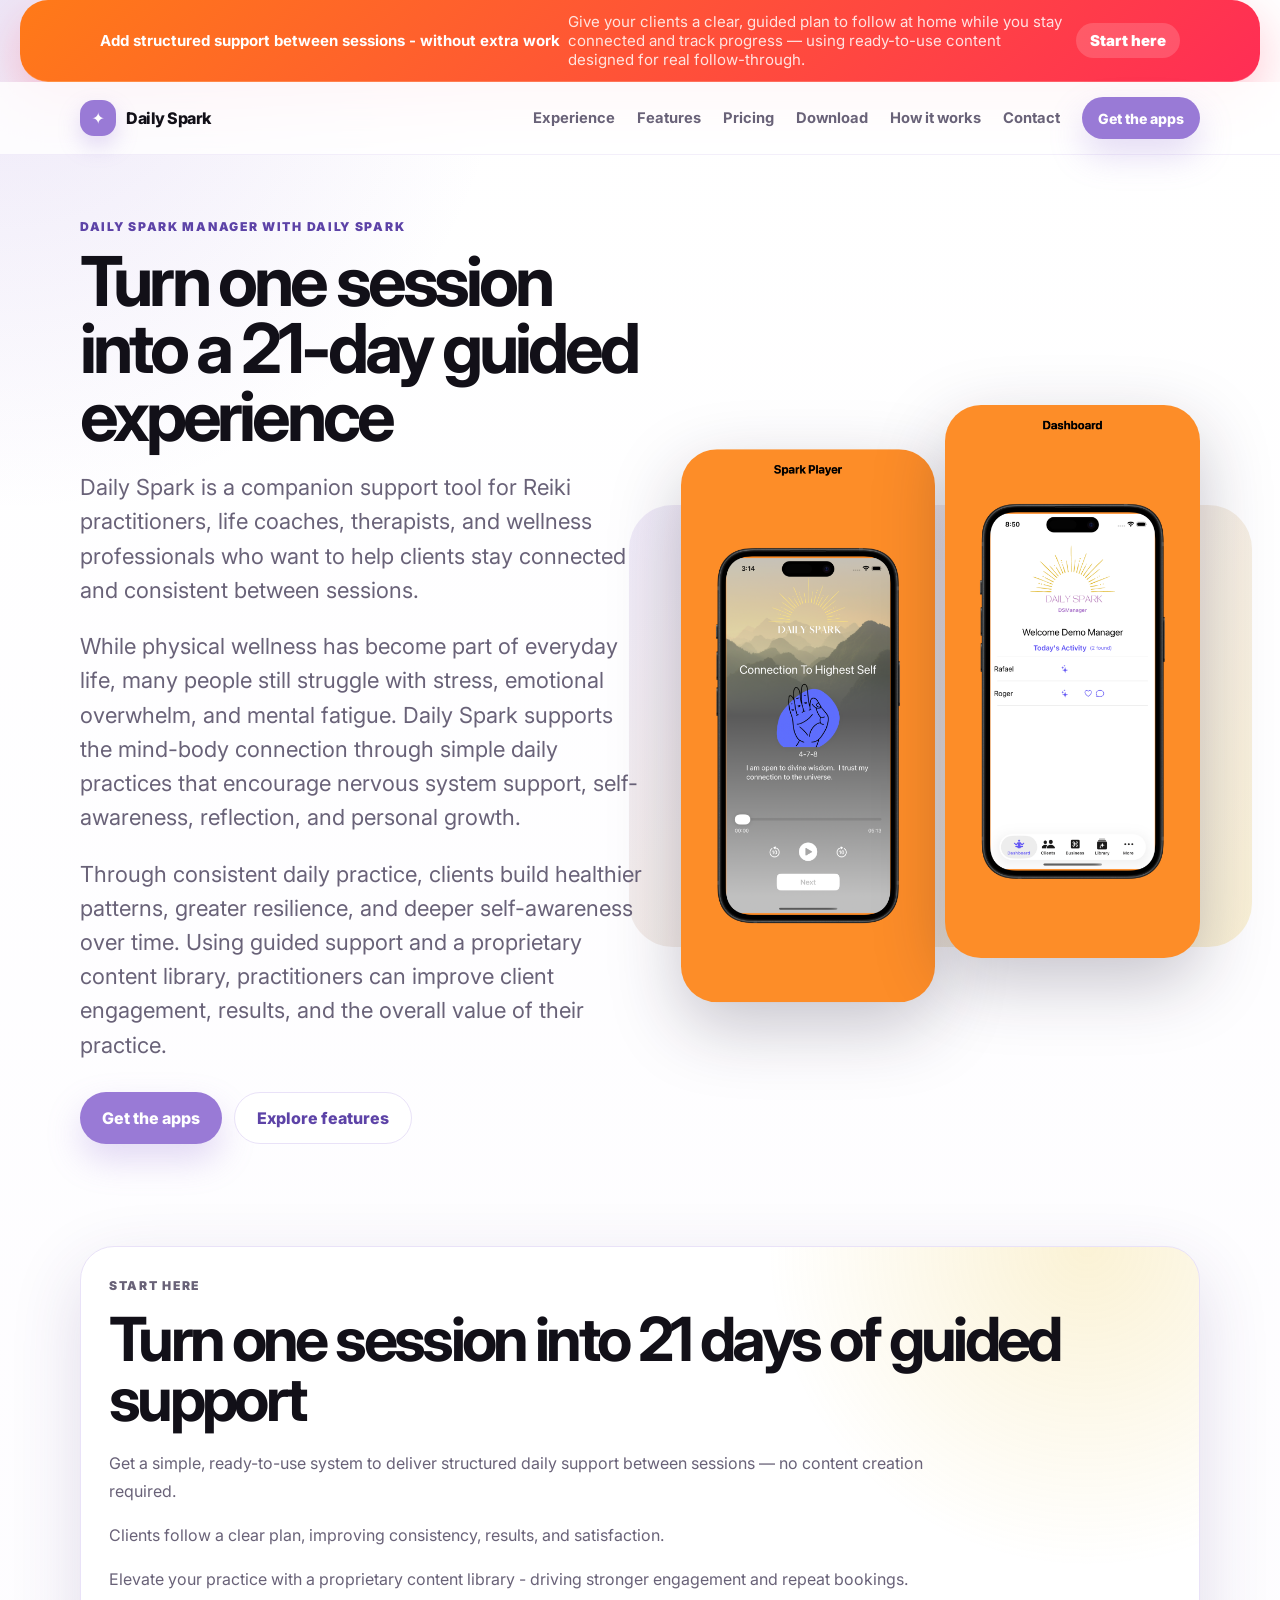
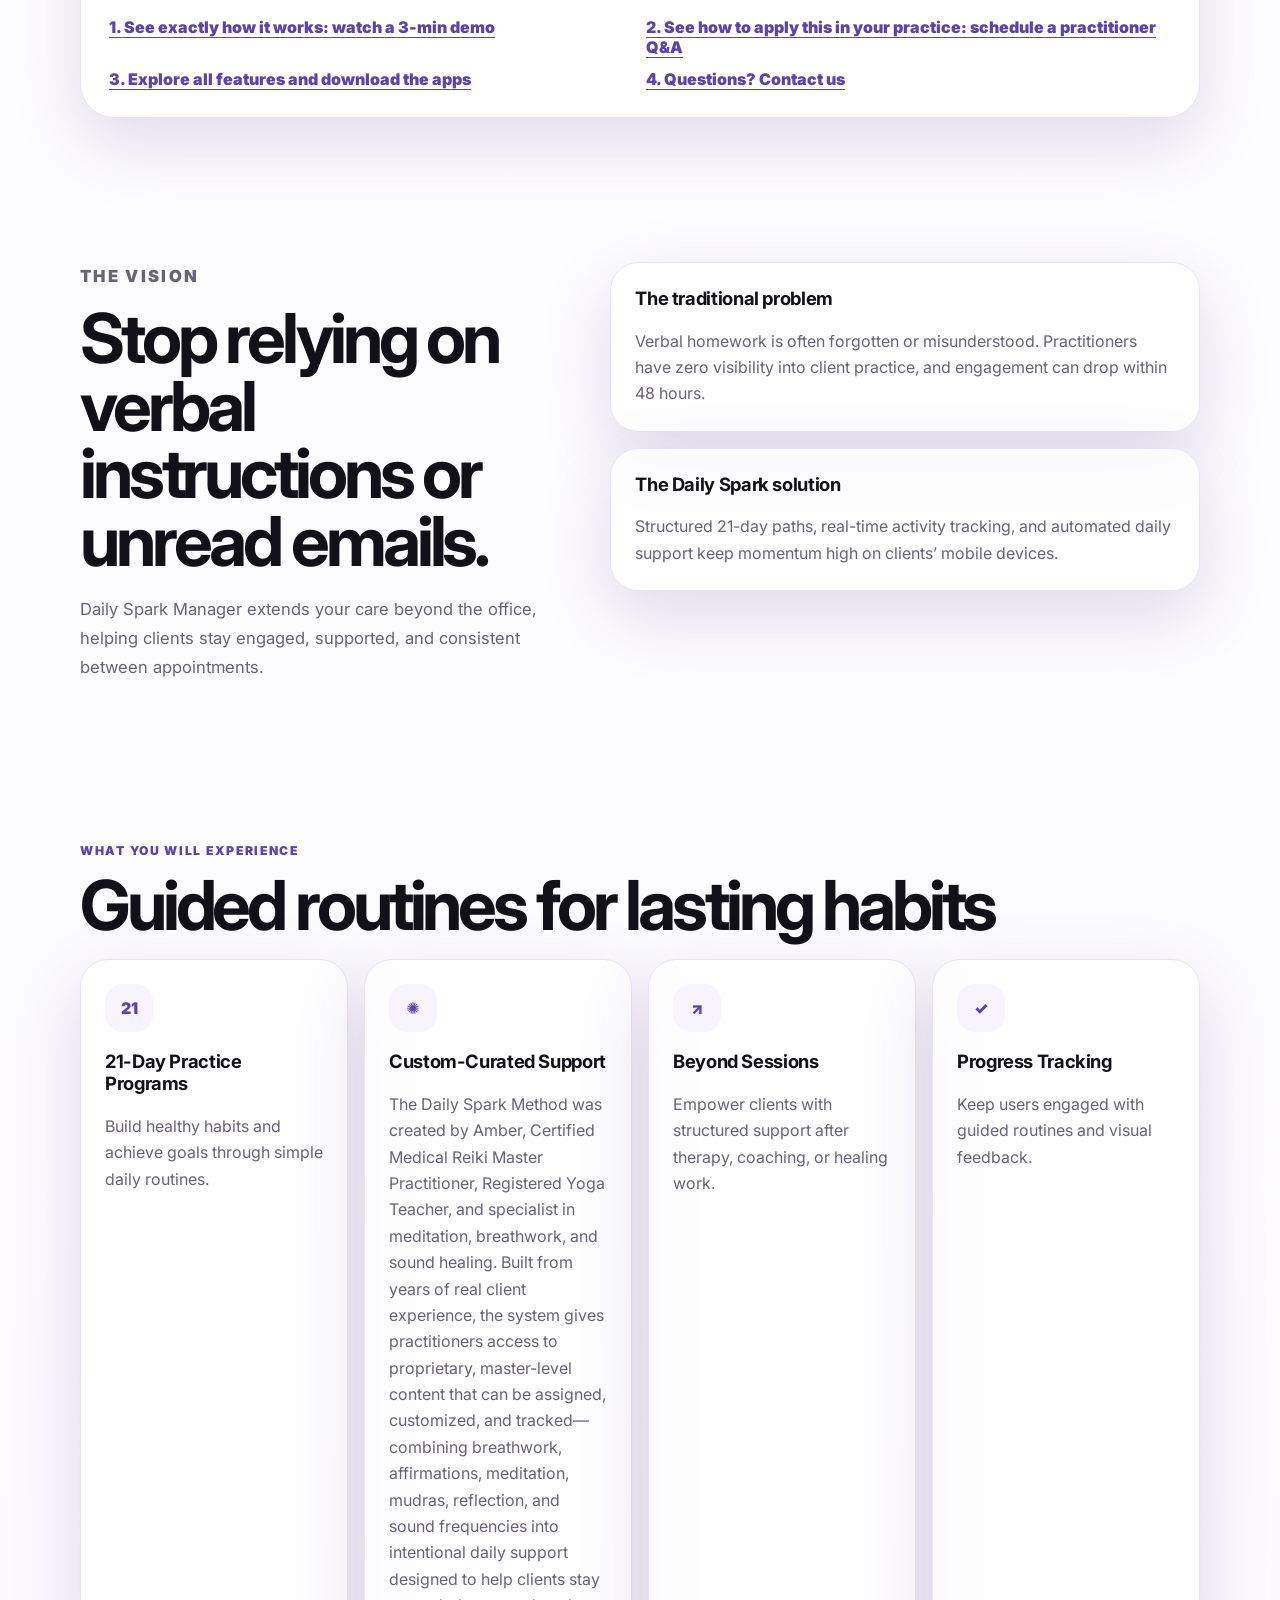
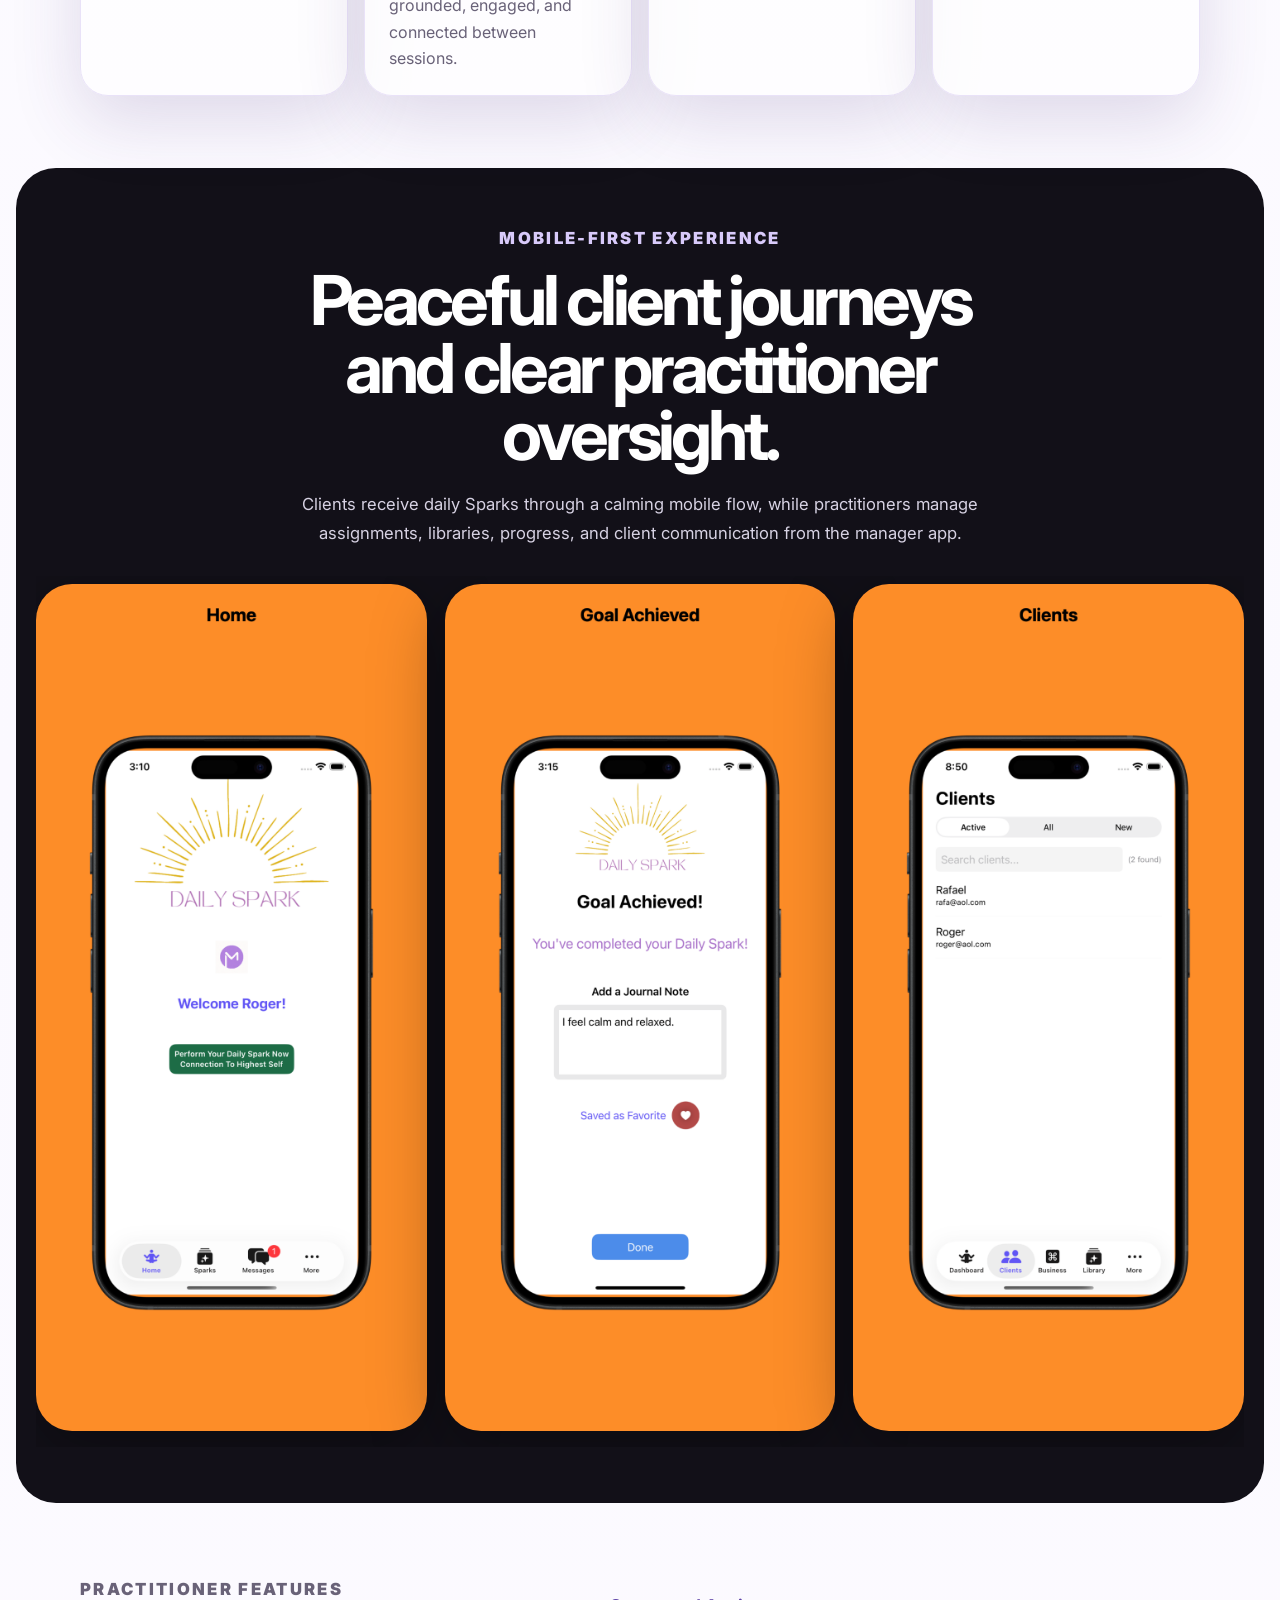
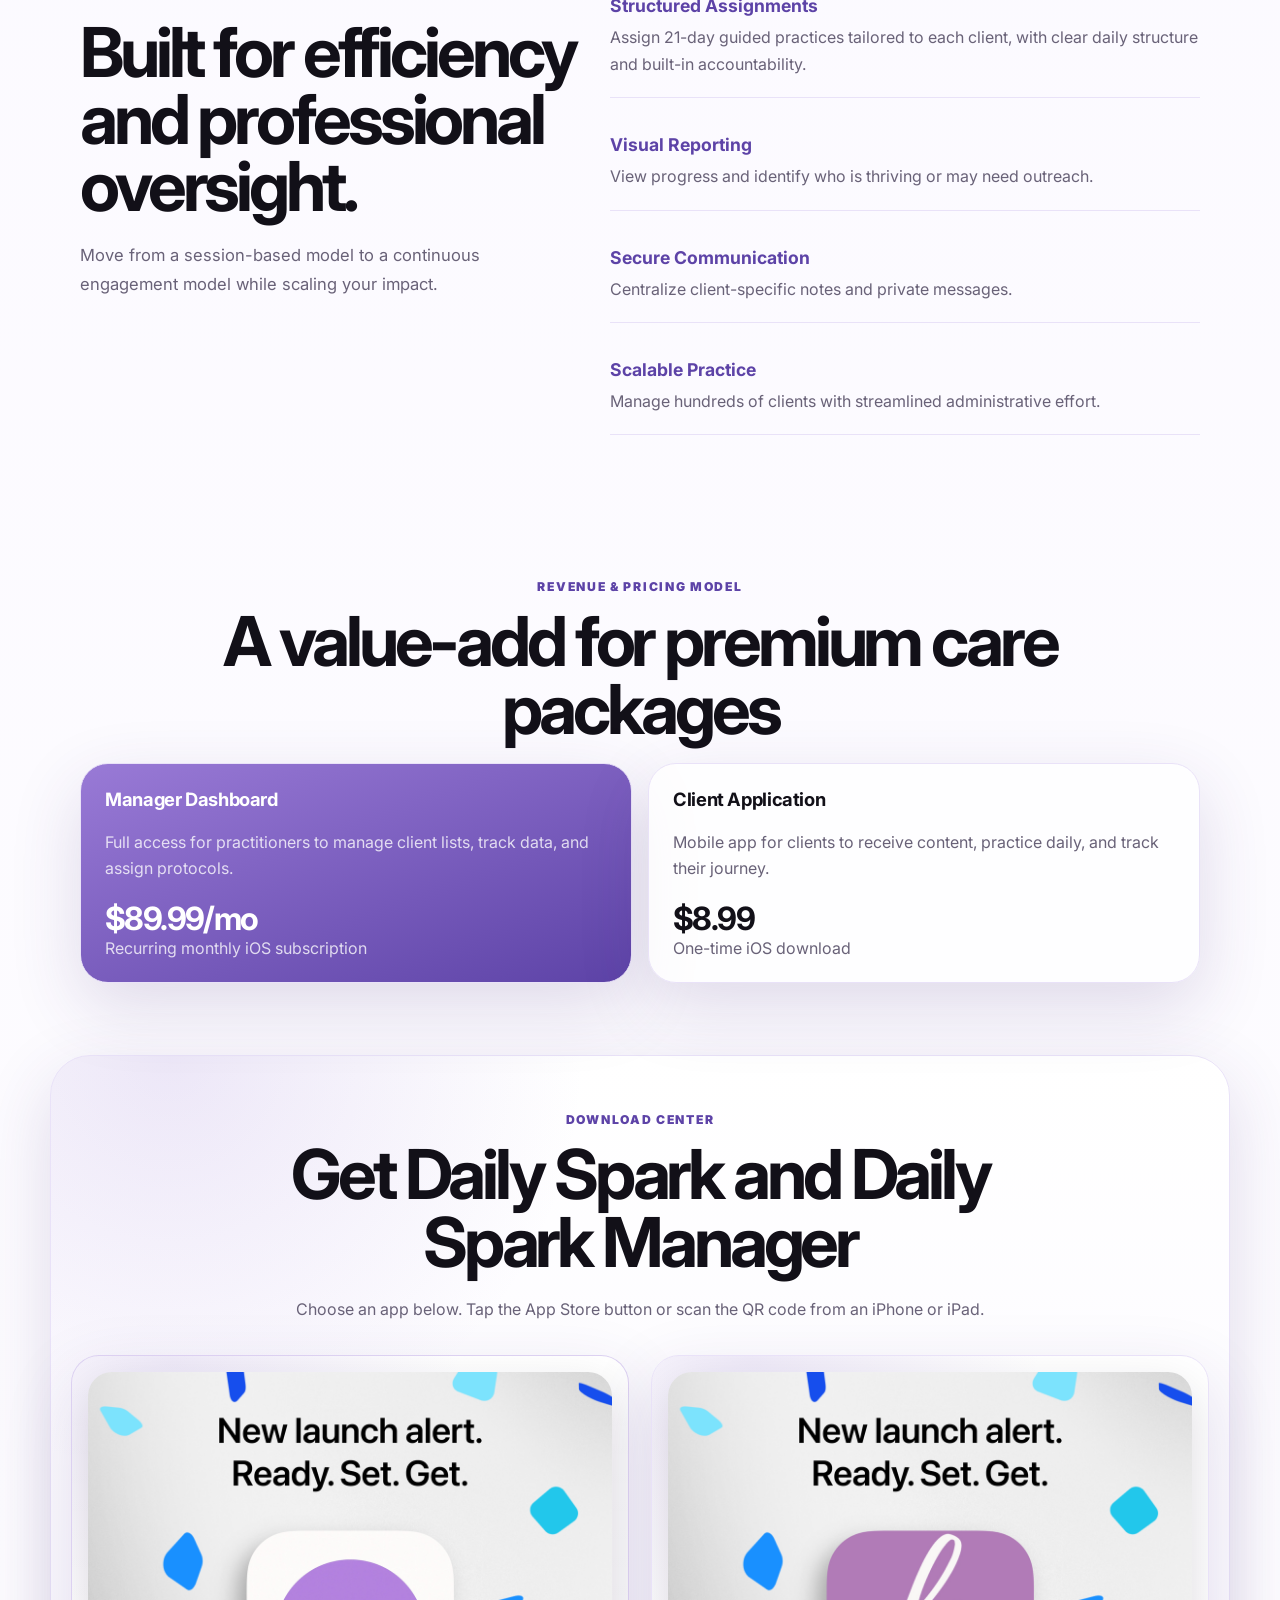
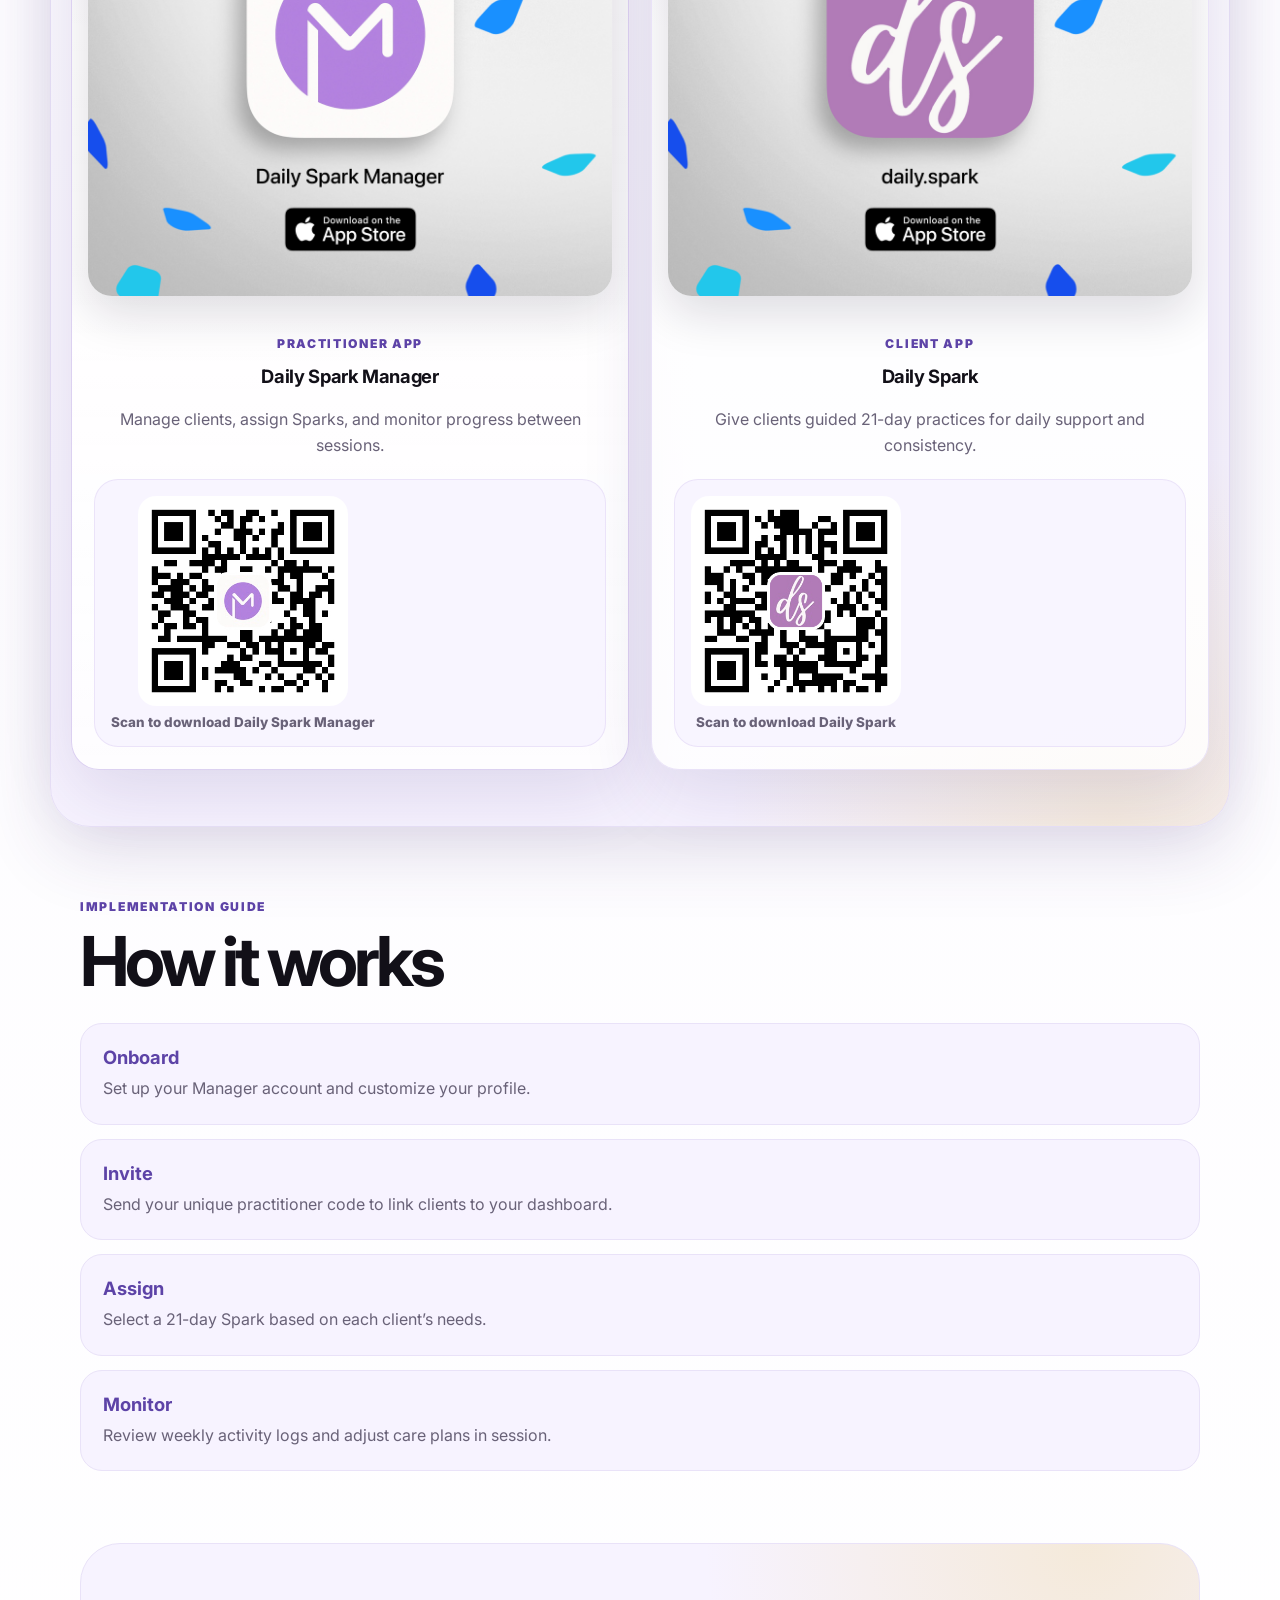
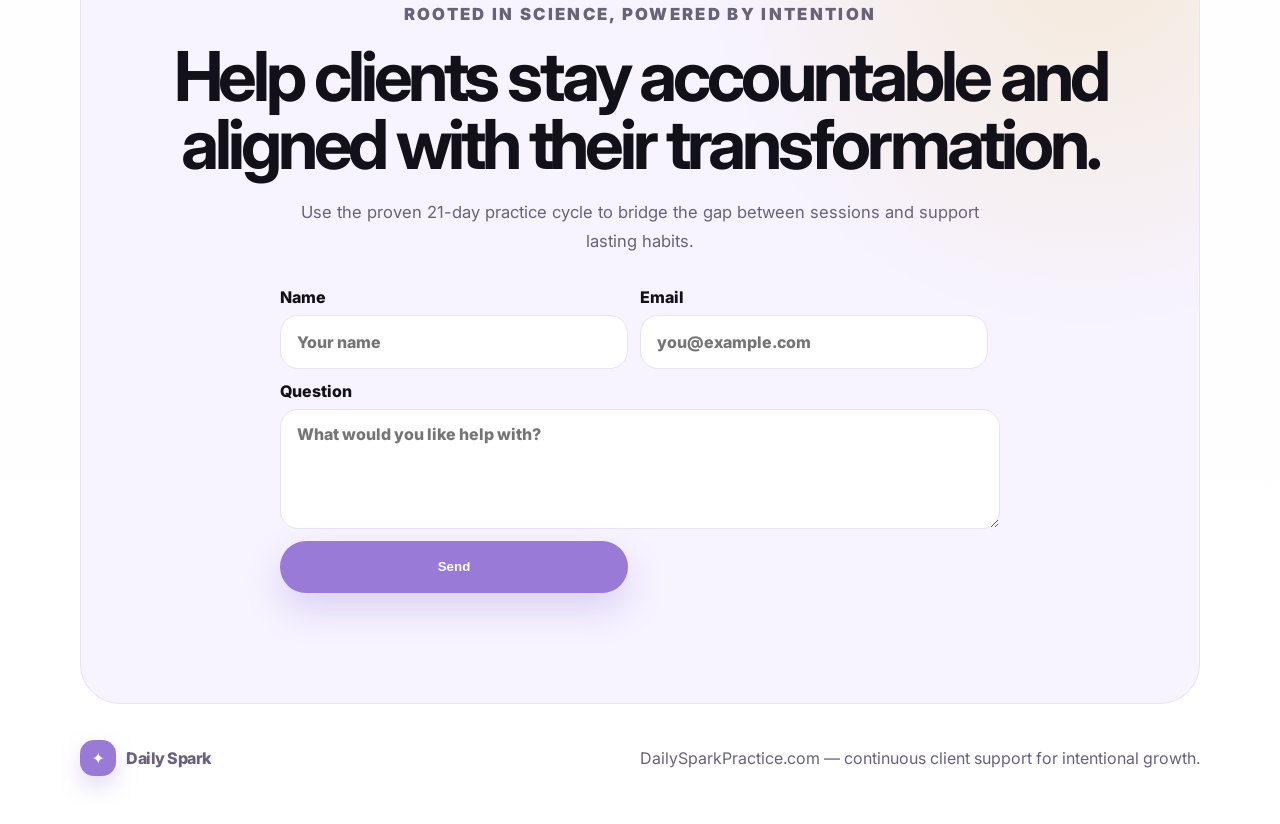
<file: index.html>
<!doctype html>
<html lang="en">
<head>
  <meta charset="utf-8" />
  <meta name="viewport" content="width=device-width, initial-scale=1" />
  <meta name="description" content="Daily Spark Practice helps practitioners turn one session into a guided 21-day client experience." />
  <title>Daily Spark Practice | 21-Day Guided Client Support</title>
  <link rel="preconnect" href="https://fonts.googleapis.com">
  <link rel="preconnect" href="https://fonts.gstatic.com" crossorigin>
  <link href="https://fonts.googleapis.com/css2?family=Inter:wght@400;500;600;700;800&display=swap" rel="stylesheet">
  <link rel="stylesheet" href="styles.css" />
</head>
<body>
  <div class="top-banner" role="region" aria-label="Getting started with Daily Spark Practice">
    <div class="top-banner-inner">
      <strong>Add structured support between sessions - without extra work</strong>
      <span>Give your clients a clear, guided plan to follow at home while you stay connected and track progress — using ready-to-use content designed for real follow-through.</span>
      <a href="#start-here">Start here</a>
    </div>
  </div>

  <header class="site-header" id="top">
    <nav class="nav" aria-label="Primary navigation">
      <a class="brand" href="#top" aria-label="Daily Spark Practice">
        <span class="brand-mark">✦</span>
        <span>Daily Spark</span>
      </a>
      <button class="nav-toggle" aria-controls="nav-links" aria-expanded="false">
        <span class="sr-only">Open menu</span>
        <span></span><span></span><span></span>
      </button>
      <div class="nav-links" id="nav-links">
        <a href="#experience">Experience</a>
        <a href="#features">Features</a>
        <a href="#pricing">Pricing</a>
        <a href="#download">Download</a>
        <a href="#how-it-works">How it works</a>
        <a href="#demo" data-conversion="contact_nav_click">Contact</a>
        <a class="button button-small" href="#download">Get the apps</a>
      </div>
    </nav>
  </header>

  <main>
    <section class="hero section" id="launch">
      <div class="hero-copy">
        <p class="eyebrow">Daily Spark Manager with Daily Spark</p>
        <h2>Turn one session into a 21-day guided experience</h2>
        <p class="lead">Daily Spark is a companion support tool for Reiki practitioners, life coaches,
        therapists, and wellness professionals who want to help clients stay connected and
        consistent between sessions.</p>
        <p class="lead">While physical wellness has become part of everyday life, many people still struggle
        with stress, emotional overwhelm, and mental fatigue. Daily Spark supports the
        mind-body connection through simple daily practices that encourage nervous
        system support, self-awareness, reflection, and personal growth.</p>
        <p class="lead">Through consistent daily practice, clients build healthier patterns, greater resilience,
        and deeper self-awareness over time. Using guided support and a proprietary
        content library, practitioners can improve client engagement, results, and the overall
        value of their practice.</p>
        <div class="hero-actions">
          <a class="button" href="#download">Get the apps</a>
          <a class="button button-ghost" href="#features">Explore features</a>
        </div>
      </div>
      <div class="hero-visual" aria-label="Daily Spark mobile app previews">
        <img src="assets/images/Daily-Spark-v1.2.6-iPhone-16e-6.7-Simple_2.png" alt="Daily Spark audio player screen on a phone mockup" />
        <img src="assets/images/DSManager-v1.26-iPhone-16e-6.7-Simple_0.png" alt="Daily Spark Manager dashboard screen on a phone mockup" />
      </div>
    </section>

    <section class="section start-here" id="start-here" aria-labelledby="start-title">
      <div class="start-card">
        <p class="eyebrow">Start here</p>
        <h2 id="start-title">Turn one session into 21 days of guided support</h2>
        <p>Get a simple, ready-to-use system to deliver structured daily support between sessions — no content creation required.</p>
        <p>Clients follow a clear plan, improving consistency, results, and satisfaction.</p>
        <p>Elevate your practice with a proprietary content library - driving stronger engagement and repeat bookings.</p>
        <div class="start-links" aria-label="Daily Spark Practice getting started links">
          <a  href="https://firebasestorage.googleapis.com/v0/b/dailyspark-f4dd8.firebasestorage.app/o/videos%2Fdsmanager-demo.mp4?alt=media&token=21f65a8e-a44b-440c-9970-813dde9a15a5" target="_blank" rel="noopener">1. See exactly how it works: watch a 3-min demo</a>
          <a href="https://calendly.com/amber-dailysparkpractice/30min" target="_blank" rel="noopener">2. See how to apply this in your practice: schedule a practitioner Q&amp;A</a>
          <a href="https://dailysparkpractice.com/" target="_blank" rel="noopener">3. Explore all features and download the apps</a>
          <a href="#demo" data-conversion="contact_start_here_click">4. Questions? Contact us</a>
        </div>
      </div>
    </section>

    <section class="section split" id="vision">
      <div>
        <p class="eyebrow">The vision</p>
        <h2>Stop relying on verbal instructions or unread emails.</h2>
        <p>Daily Spark Manager extends your care beyond the office, helping clients stay engaged, supported, and consistent between appointments.</p>
      </div>
      <div class="comparison">
        <article>
          <h3>The traditional problem</h3>
          <p>Verbal homework is often forgotten or misunderstood. Practitioners have zero visibility into client practice, and engagement can drop within 48 hours.</p>
        </article>
        <article>
          <h3>The Daily Spark solution</h3>
          <p>Structured 21-day paths, real-time activity tracking, and automated daily support keep momentum high on clients’ mobile devices.</p>
        </article>
      </div>
    </section>

    <section class="section cards-section" id="experience">
      <p class="eyebrow">What you will experience</p>
      <h2>Guided routines for lasting habits</h2>
      <div class="cards">
        <article class="card">
          <span>21</span>
          <h3>21-Day Practice Programs</h3>
          <p>Build healthy habits and achieve goals through simple daily routines.</p>
        </article>
        <article class="card">
          <span>✺</span>
          <h3>Custom-Curated Support</h3>
          <p>The Daily Spark Method was created by Amber, Certified Medical Reiki Master Practitioner, Registered Yoga Teacher, and specialist in meditation, breathwork, and sound healing. Built from years of real client experience, the system gives practitioners access to proprietary, master-level content that can be assigned, customized, and tracked—combining breathwork, affirmations, meditation, mudras, reflection, and sound frequencies into intentional daily support designed to help clients stay grounded, engaged, and connected between sessions.</p>
        </article>
        <article class="card">
          <span>↗</span>
          <h3>Beyond Sessions</h3>
          <p>Empower clients with structured support after therapy, coaching, or healing work.</p>
        </article>
        <article class="card">
          <span>✓</span>
          <h3>Progress Tracking</h3>
          <p>Keep users engaged with guided routines and visual feedback.</p>
        </article>
      </div>
    </section>

    <section class="section app-showcase" aria-label="Daily Spark app screenshots">
      <div class="showcase-copy">
        <p class="eyebrow">Mobile-first experience</p>
        <h2>Peaceful client journeys and clear practitioner oversight.</h2>
        <p>Clients receive daily Sparks through a calming mobile flow, while practitioners manage assignments, libraries, progress, and client communication from the manager app.</p>
      </div>
      <div class="phone-strip">
        <img src="assets/images/Daily-Spark-v1.2.6-iPhone-16e-6.7-Simple_0.png" alt="Daily Spark home screen" />
        <img src="assets/images/Daily-Spark-v1.2.6-iPhone-16e-6.7-Simple_3.png" alt="Daily Spark goal achieved screen" />
        <img src="assets/images/DSManager-v1.26-iPhone-16e-6.7-Simple_1.png" alt="Daily Spark Manager clients screen" />
      </div>
    </section>

    <section class="section split" id="features">
      <div>
        <p class="eyebrow">Practitioner features</p>
        <h2>Built for efficiency and professional oversight.</h2>
        <p>Move from a session-based model to a continuous engagement model while scaling your impact.</p>
      </div>
      <div class="feature-list">
        <div><strong>Structured Assignments</strong><span>Assign 21-day guided practices tailored to each client, with clear daily structure and built-in accountability.</span></div>
        <div><strong>Visual Reporting</strong><span>View progress and identify who is thriving or may need outreach.</span></div>
        <div><strong>Secure Communication</strong><span>Centralize client-specific notes and private messages.</span></div>
        <div><strong>Scalable Practice</strong><span>Manage hundreds of clients with streamlined administrative effort.</span></div>
      </div>
    </section>

    <section class="section pricing" id="pricing">
      <p class="eyebrow">Revenue & pricing model</p>
      <h2>A value-add for premium care packages</h2>
      <div class="pricing-grid">
        <article class="price-card featured">
          <h3>Manager Dashboard</h3>
          <p>Full access for practitioners to manage client lists, track data, and assign protocols.</p>
          <strong>$89.99/mo</strong>
          <span>Recurring monthly iOS subscription</span>
        </article>
        <article class="price-card">
          <h3>Client Application</h3>
          <p>Mobile app for clients to receive content, practice daily, and track their journey.</p>
          <strong>$8.99</strong>
          <span>One-time iOS download</span>
        </article>
      </div>
    </section>


    <section class="section download" id="download" aria-labelledby="download-title">
      <div class="download-copy">
        <p class="eyebrow">Download center</p>
        <h2 id="download-title">Get Daily Spark and Daily Spark Manager</h2>
        <p class="device-message" id="device-message">Choose an app below. Tap the App Store button or scan the QR code from an iPhone or iPad.</p>
      </div>

      <div class="download-grid download-grid-enhanced">
        <article class="download-card download-card-enhanced featured-download">
          <a class="launch-art-link" data-app="manager" href="https://apple.co/4cHG4O9" target="_blank" rel="noopener" aria-label="Open Daily Spark Manager on the App Store">
            <img class="launch-art" src="assets/images/launch-manager.png" alt="Daily Spark Manager launch alert with App Store badge">
          </a>
          <div class="download-content">
            <div>
              <p class="eyebrow">Practitioner app</p>
              <h3>Daily Spark Manager</h3>
              <p>Manage clients, assign Sparks, and monitor progress between sessions.</p>
            </div>
            <div class="download-actions" aria-label="Daily Spark Manager App Store and QR code links">
              <figure class="qr-wrap">
                <img class="qr" src="assets/images/qr-manager.png" alt="QR code for Daily Spark Manager on the App Store">
                <figcaption>Scan to download Daily Spark Manager</figcaption>
              </figure>
            </div>
          </div>
        </article>

        <article class="download-card download-card-enhanced">
          <a class="launch-art-link" data-app="daily" href="https://apple.co/4tFrUmq" target="_blank" rel="noopener" aria-label="Open Daily Spark on the App Store">
            <img class="launch-art" src="assets/images/launch-daily-spark.png" alt="Daily Spark launch alert with App Store badge">
          </a>
          <div class="download-content">
            <div>
              <p class="eyebrow">Client app</p>
              <h3>Daily Spark</h3>
              <p>Give clients guided 21-day practices for daily support and consistency.</p>
            </div>
            <div class="download-actions" aria-label="Daily Spark App Store and QR code links">
              <figure class="qr-wrap">
                <img class="qr" src="assets/images/qr-daily-spark.png" alt="QR code for Daily Spark on the App Store">
                <figcaption>Scan to download Daily Spark</figcaption>
              </figure>
            </div>
          </div>
        </article>
      </div>
    </section>

    <section class="section timeline" id="how-it-works">
      <p class="eyebrow">Implementation guide</p>
      <h2>How it works</h2>
      <ol>
        <li><strong>Onboard</strong><span>Set up your Manager account and customize your profile.</span></li>
        <li><strong>Invite</strong><span>Send your unique practitioner code to link clients to your dashboard.</span></li>
        <li><strong>Assign</strong><span>Select a 21-day Spark based on each client’s needs.</span></li>
        <li><strong>Monitor</strong><span>Review weekly activity logs and adjust care plans in session.</span></li>
      </ol>
    </section>

    <section class="section cta" id="demo">
      <p class="eyebrow">Rooted in science, powered by intention</p>
      <h2>Help clients stay accountable and aligned with their transformation.</h2>
      <p>Use the proven 21-day practice cycle to bridge the gap between sessions and support lasting habits.</p>
      <form class="demo-form" action="https://formspree.io/f/mvzlazrd" method="POST" aria-label="Contact form">
        <label>
          <span>Name</span>
          <input type="text" name="name" placeholder="Your name" required>
        </label>
        <label>
          <span>Email</span>
          <input type="email" name="email" placeholder="you@example.com" required>
        </label>
        <label class="full-field">
          <span>Question</span>
          <textarea name="message" placeholder="What would you like help with?"></textarea>
        </label>
        <input type="hidden" name="source" value="DailySparkPractice.com contact form">
        <input type="hidden" name="_subject" value="New Daily Spark Practice prospect">
        <button class="button" type="submit">Send</button>
      </form>
      <p class="form-note" role="status" aria-live="polite"></p>
      <div class="submission-success-panel" hidden>
        <div class="success-icon" aria-hidden="true">✓</div>
        <h3>Thanks, we’ll be in contact soon!</h3>
        <p>We received your information and will follow up shortly.</p>
      </div>
    </section>
  </main>

  <footer class="footer">
    <a class="brand" href="#top"><span class="brand-mark">✦</span><span>Daily Spark</span></a>
    <p>DailySparkPractice.com — continuous client support for intentional growth.</p>
  </footer>


  <div class="first-visit-modal" id="first-visit-modal" aria-hidden="true">
    <div class="modal-backdrop" data-modal-close></div>
    <section class="modal-card" role="dialog" aria-modal="true" aria-labelledby="modal-title">
      <button class="modal-close" type="button" data-modal-close aria-label="Close getting started pop-up">×</button>
      <p class="eyebrow">Start here</p>
      <h2 id="modal-title">Add structured support between sessions—without extra work</h2>
      <p>Give your clients a clear, guided plan to follow at home while you stay connected and track progress—using ready-to-use content designed for real follow-through.</p>
      <div class="modal-actions">
        <a class="button video-link" href="https://firebasestorage.googleapis.com/v0/b/dailyspark-f4dd8.firebasestorage.app/o/videos%2Fdsmanager-demo.mp4?alt=media&token=21f65a8e-a44b-440c-9970-813dde9a15a5" target="_blank" rel="noopener">1. See exactly how it works: watch a 3-min demo</a>
        <a href="https://calendly.com/amber-dailysparkpractice/30min" target="_blank" rel="noopener">2. See how to apply this in your practice: schedule a practitioner Q&amp;A</a>
        <a class="text-link" href="https://dailysparkpractice.com/" target="_blank" rel="noopener">3. Explore all features and download the apps</a>
        <a class="text-link" href="#demo" data-conversion="contact_modal_click">4. Questions? Contact us</a>
      </div>
    </section>
  </div>


  <script type="module" src="script.js"></script>
</body>
</html>
</file>
<file: styles.css>
:root {
  --spark: #997AD6;
  --spark-dark: #5d43a7;
  --ink: #121018;
  --muted: #696278;
  --soft: #f7f3ff;
  --line: #e9e2f8;
  --white: #ffffff;
  --gold: #e8b818;
  --radius: 28px;
  --shadow: 0 24px 70px rgba(67, 45, 120, 0.16);
}

* { box-sizing: border-box; }

html { scroll-behavior: smooth; }

body {
  margin: 0;
  font-family: Inter, system-ui, -apple-system, BlinkMacSystemFont, "Segoe UI", sans-serif;
  color: var(--ink);
  background:
    radial-gradient(circle at top left, rgba(153, 122, 214, 0.18), transparent 32rem),
    linear-gradient(180deg, #fff 0%, #fbf9ff 45%, #fff 100%);
}

img { display: block; max-width: 100%; }

a { color: inherit; text-decoration: none; }

.section {
  width: min(1120px, calc(100% - 32px));
  margin: 0 auto;
  padding: 72px 0;
}

.site-header {
  position: sticky;
  top: 0;
  z-index: 20;
  background: rgba(255, 255, 255, 0.82);
  backdrop-filter: blur(18px);
  border-bottom: 1px solid rgba(153, 122, 214, 0.12);
}

.nav {
  width: min(1120px, calc(100% - 32px));
  margin: 0 auto;
  min-height: 72px;
  display: flex;
  align-items: center;
  justify-content: space-between;
  gap: 24px;
}

.brand {
  display: inline-flex;
  align-items: center;
  gap: 10px;
  font-weight: 800;
  letter-spacing: -0.03em;
}

.brand-mark {
  display: grid;
  place-items: center;
  width: 36px;
  height: 36px;
  border-radius: 14px;
  background: var(--spark);
  color: var(--white);
  box-shadow: 0 10px 22px rgba(153, 122, 214, 0.28);
}

.nav-links {
  display: flex;
  align-items: center;
  gap: 22px;
  color: var(--muted);
  font-weight: 700;
  font-size: 0.92rem;
}

.nav-links a:hover { color: var(--spark-dark); }

.nav-toggle { display: none; }

.button {
  display: inline-flex;
  justify-content: center;
  align-items: center;
  min-height: 52px;
  padding: 0 22px;
  border: 0;
  border-radius: 999px;
  background: var(--spark);
  color: var(--white);
  font-weight: 800;
  cursor: pointer;
  box-shadow: 0 16px 34px rgba(153, 122, 214, 0.28);
}

.button-small {
  min-height: 42px;
  padding: 0 16px;
  font-size: 0.88rem;
}

.button-ghost {
  background: var(--white);
  color: var(--spark-dark);
  border: 1px solid var(--line);
  box-shadow: none;
}

.hero {
  min-height: calc(100svh - 72px);
  display: grid;
  grid-template-columns: 1fr;
  gap: 38px;
  align-items: center;
  padding-top: 48px;
}

.eyebrow {
  margin: 0 0 14px;
  color: var(--spark-dark);
  text-transform: uppercase;
  letter-spacing: 0.14em;
  font-size: 0.76rem;
  font-weight: 900;
}

h1, h2, h3, p { margin-top: 0; }

h1 {
  font-size: clamp(2.8rem, 12vw, 5.9rem);
  line-height: 0.92;
  letter-spacing: -0.075em;
  margin-bottom: 24px;
}

h2 {
  font-size: clamp(2rem, 7vw, 4.3rem);
  line-height: 0.98;
  letter-spacing: -0.06em;
  margin-bottom: 20px;
}

h3 {
  font-size: 1.15rem;
  letter-spacing: -0.02em;
}

.lead {
  font-size: clamp(1.1rem, 4vw, 1.38rem);
  line-height: 1.55;
  color: var(--muted);
  max-width: 760px;
}

.hero-actions {
  display: grid;
  gap: 12px;
  margin-top: 30px;
}

.hero-visual {
  position: relative;
  display: grid;
  grid-template-columns: 1fr 1fr;
  align-items: end;
  gap: 10px;
}

.hero-visual::before {
  content: "";
  position: absolute;
  inset: 18% -10% 2%;
  border-radius: 44px;
  background: linear-gradient(135deg, rgba(153, 122, 214, 0.15), rgba(232, 184, 24, 0.18));
  z-index: -1;
}

.hero-visual img {
  border-radius: 36px;
  filter: drop-shadow(0 24px 35px rgba(22, 14, 42, 0.24));
}

.hero-visual img:first-child { transform: translateY(8%); }

.split {
  display: grid;
  gap: 28px;
}

.split > div > p,
.showcase-copy p,
.cta p {
  color: var(--muted);
  line-height: 1.75;
  font-size: 1.04rem;
}

.comparison,
.feature-list,
.pricing-grid,
.cards {
  display: grid;
  gap: 16px;
}

.comparison article,
.card,
.price-card {
  padding: 24px;
  border: 1px solid var(--line);
  border-radius: var(--radius);
  background: rgba(255, 255, 255, 0.74);
  box-shadow: var(--shadow);
}

.comparison p,
.card p,
.price-card p {
  color: var(--muted);
  line-height: 1.65;
  margin-bottom: 0;
}

.card span {
  display: inline-grid;
  place-items: center;
  width: 48px;
  height: 48px;
  margin-bottom: 18px;
  border-radius: 18px;
  color: var(--spark-dark);
  background: var(--soft);
  font-weight: 900;
}

.app-showcase {
  width: min(1280px, calc(100% - 32px));
  padding: 56px 20px;
  border-radius: 40px;
  background: var(--ink);
  color: var(--white);
  overflow: hidden;
}

.app-showcase .eyebrow { color: #d8cafa; }

.showcase-copy { max-width: 760px; margin: 0 auto 28px; text-align: center; }

.showcase-copy p { color: #d7d2e3; }

.phone-strip {
  display: grid;
  grid-template-columns: repeat(3, minmax(185px, 1fr));
  gap: 18px;
  overflow-x: auto;
  padding: 8px 0 16px;
  scroll-snap-type: x mandatory;
}

.phone-strip img {
  min-width: 220px;
  border-radius: 36px;
  scroll-snap-align: center;
  filter: drop-shadow(0 20px 36px rgba(0, 0, 0, 0.35));
}

.feature-list div {
  display: grid;
  gap: 8px;
  padding: 20px 0;
  border-bottom: 1px solid var(--line);
}

.feature-list strong { color: var(--spark-dark); font-size: 1.1rem; }
.feature-list span { color: var(--muted); line-height: 1.65; }

.pricing { text-align: center; }

.price-card {
  text-align: left;
}

.price-card strong {
  display: block;
  margin-top: 18px;
  font-size: 2rem;
  letter-spacing: -0.05em;
}

.price-card span { color: var(--muted); }

.price-card.featured {
  background: linear-gradient(160deg, var(--spark), var(--spark-dark));
  color: var(--white);
}

.price-card.featured p,
.price-card.featured span { color: rgba(255,255,255,0.78); }

.timeline ol {
  list-style: none;
  padding: 0;
  margin: 28px 0 0;
  display: grid;
  gap: 14px;
}

.timeline li {
  display: grid;
  gap: 8px;
  padding: 22px;
  border-radius: 22px;
  background: var(--soft);
  border: 1px solid var(--line);
}

.timeline strong {
  color: var(--spark-dark);
  font-size: 1.15rem;
}

.timeline span { color: var(--muted); line-height: 1.6; }

.cta {
  text-align: center;
  padding: 56px 22px;
  border-radius: 40px;
  background:
    radial-gradient(circle at 90% 0%, rgba(232, 184, 24, 0.16), transparent 24rem),
    var(--soft);
  border: 1px solid var(--line);
}

.cta p { max-width: 720px; margin-inline: auto; }

.demo-form {
  margin: 30px auto 0;
  max-width: 720px;
  display: grid;
  gap: 12px;
  text-align: left;
}

.demo-form label {
  display: grid;
  gap: 8px;
  font-weight: 800;
}

input {
  width: 100%;
  min-height: 54px;
  border: 1px solid var(--line);
  border-radius: 18px;
  padding: 0 16px;
  font: inherit;
  outline: none;
}

input:focus {
  border-color: var(--spark);
  box-shadow: 0 0 0 4px rgba(153, 122, 214, 0.14);
}

#demo,
#start-here,
#download,
#features,
#pricing,
#how-it-works,
#experience {
  scroll-margin-top: 112px;
}

textarea {
  width: 100%;
  min-height: 120px;
  border: 1px solid var(--line);
  border-radius: 18px;
  padding: 14px 16px;
  font: inherit;
  resize: vertical;
  outline: none;
}

textarea:focus {
  border-color: var(--spark);
  box-shadow: 0 0 0 4px rgba(153, 122, 214, 0.14);
}

.demo-form .full-field {
  grid-column: 1 / -1;
}

.demo-form .button[disabled] {
  cursor: wait;
  opacity: 0.72;
}

.form-note {
  min-height: 24px;
  margin-top: 14px;
  color: var(--spark-dark) !important;
  font-weight: 800;
}

.footer {
  width: min(1120px, calc(100% - 32px));
  margin: 0 auto;
  padding: 36px 0 48px;
  display: grid;
  gap: 16px;
  color: var(--muted);
}

.sr-only {
  position: absolute;
  width: 1px;
  height: 1px;
  overflow: hidden;
  clip: rect(0,0,0,0);
}


.download {
  width: min(1180px, calc(100% - 32px));
  padding: 56px 20px;
  border-radius: 40px;
  background:
    radial-gradient(circle at 10% 0%, rgba(153, 122, 214, 0.18), transparent 26rem),
    radial-gradient(circle at 90% 100%, rgba(232, 184, 24, 0.14), transparent 24rem),
    linear-gradient(180deg, #ffffff, #f7f3ff);
  border: 1px solid var(--line);
  box-shadow: var(--shadow);
}

.download-copy {
  max-width: 780px;
  margin: 0 auto 32px;
  text-align: center;
}

.device-message {
  color: var(--muted);
  line-height: 1.7;
  margin-bottom: 0;
}

.download-grid {
  display: grid;
  gap: 22px;
}

.download-grid-enhanced {
  align-items: stretch;
}

.download-card {
  display: grid;
  gap: 18px;
  justify-items: center;
  padding: 24px;
  border: 1px solid var(--line);
  border-radius: 28px;
  background: rgba(255, 255, 255, 0.86);
  text-align: center;
}

.download-card-enhanced {
  position: relative;
  overflow: hidden;
  padding: 0;
  align-content: start;
  background:
    linear-gradient(180deg, rgba(255,255,255,0.96), rgba(255,255,255,0.82));
  box-shadow: 0 24px 70px rgba(67, 45, 120, 0.14);
}

.download-card-enhanced::before {
  content: "";
  position: absolute;
  inset: 0;
  background: radial-gradient(circle at 18% 0%, rgba(153, 122, 214, 0.16), transparent 18rem);
  pointer-events: none;
}

.featured-download {
  border-color: rgba(153, 122, 214, 0.34);
}

.launch-art-link {
  position: relative;
  z-index: 1;
  display: block;
  width: 100%;
  padding: 16px 16px 0;
  transition: transform 180ms ease, filter 180ms ease;
}

.launch-art-link:hover {
  transform: translateY(-2px);
  filter: drop-shadow(0 12px 24px rgba(22, 14, 42, 0.16));
}

.launch-art {
  width: 100%;
  border-radius: 24px;
  box-shadow: 0 18px 48px rgba(22, 14, 42, 0.14);
}

.download-content {
  position: relative;
  z-index: 1;
  display: grid;
  gap: 20px;
  width: 100%;
  padding: 22px;
}

.download-card p:not(.eyebrow) {
  color: var(--muted);
  line-height: 1.65;
  margin-bottom: 0;
}

.download-actions {
  display: grid;
  gap: 18px;
  align-items: center;
  justify-items: center;
  padding: 16px;
  border-radius: 24px;
  background: rgba(247, 243, 255, 0.82);
  border: 1px solid rgba(153, 122, 214, 0.14);
}

.qr-wrap {
  display: grid;
  gap: 8px;
  justify-items: center;
  margin: 0;
}

.qr-wrap figcaption {
  color: var(--muted);
  font-size: 0.84rem;
  font-weight: 800;
}

.qr {
  width: min(210px, 70vw);
  border-radius: 18px;
  background: var(--white);
  margin: 0 auto;
  display: block;
}

.store-link {
  display: inline-flex;
  transition: transform 180ms ease, filter 180ms ease;
}

.store-link:hover {
  transform: translateY(-2px);
  filter: drop-shadow(0 10px 18px rgba(22, 14, 42, 0.18));
}

.store-link img {
  width: 184px;
  height: auto;
}

html.device-ios .download-card {
  border-color: rgba(153, 122, 214, 0.36);
}

html.device-ios .device-message::after {
  content: " We detected an iPhone or iPad, so the buttons and launch graphics open directly in the App Store.";
}

html.device-android .device-message::after {
  content: " Daily Spark is currently available for iOS. Use the QR code from an iPhone or iPad.";
}

.mobile-download-cta {
  position: fixed;
  left: 16px;
  right: 16px;
  bottom: 16px;
  z-index: 30;
  display: grid;
  place-items: center;
  min-height: 54px;
  border-radius: 999px;
  background: var(--spark);
  color: var(--white);
  font-weight: 900;
  box-shadow: 0 18px 42px rgba(93, 67, 167, 0.35);
}

@media (min-width: 760px) {
  .download-grid {
    grid-template-columns: 1fr 1fr;
  }

  .download-actions {
    grid-template-columns: 1fr auto;
    justify-items: start;
  }

  .qr-wrap {
    justify-items: center;
  }

  .mobile-download-cta {
    display: none;
  }
}

@media (max-width: 780px) {
  .nav-toggle {
    display: inline-grid;
    gap: 5px;
    border: 0;
    background: transparent;
    padding: 8px;
    cursor: pointer;
  }

  .nav-toggle span:not(.sr-only) {
    display: block;
    width: 24px;
    height: 2px;
    background: var(--ink);
    border-radius: 99px;
  }

  .nav-links {
    position: absolute;
    inset: 72px 16px auto;
    display: none;
    padding: 18px;
    border: 1px solid var(--line);
    border-radius: 24px;
    background: var(--white);
    box-shadow: var(--shadow);
    flex-direction: column;
    align-items: stretch;
  }

  .nav-links.open { display: flex; }

  .nav-links .button { width: 100%; }
}

@media (min-width: 760px) {
  .hero {
    grid-template-columns: 1.04fr 0.96fr;
    padding-top: 64px;
  }

  .hero-actions {
    display: flex;
    align-items: center;
  }

  .split {
    grid-template-columns: 0.92fr 1.08fr;
    align-items: start;
  }

  .cards {
    grid-template-columns: repeat(4, 1fr);
  }

  .pricing-grid {
    grid-template-columns: 1fr 1fr;
  }

  .demo-form {
    grid-template-columns: 1fr 1fr auto;
    align-items: end;
  }

  .footer {
    grid-template-columns: auto 1fr;
    align-items: center;
    justify-content: space-between;
  }

  .footer p { text-align: right; margin: 0; }
}

.top-banner {
  background: linear-gradient(90deg, var(--spark-dark), var(--spark));
  color: var(--white);
  border-bottom: 1px solid rgba(255, 255, 255, 0.18);
}

.top-banner-inner {
  width: min(1120px, calc(100% - 32px));
  min-height: 54px;
  margin: 0 auto;
  display: grid;
  gap: 8px;
  align-items: center;
  padding: 12px 0;
  font-size: 0.94rem;
}

.top-banner-inner span { color: rgba(255, 255, 255, 0.84); }

.top-banner-inner a {
  justify-self: start;
  padding: 8px 14px;
  border-radius: 999px;
  background: rgba(255, 255, 255, 0.16);
  font-weight: 900;
}

.start-here { padding-top: 30px; }

.start-card {
  padding: 28px;
  border-radius: 34px;
  background:
    radial-gradient(circle at 90% 0%, rgba(232, 184, 24, 0.18), transparent 20rem),
    var(--white);
  border: 1px solid var(--line);
  box-shadow: var(--shadow);
}

.start-card h2 { font-size: clamp(2rem, 7vw, 3.8rem); }

.start-card p {
  max-width: 820px;
  color: var(--muted);
  line-height: 1.75;
}

.start-links {
  display: grid;
  gap: 12px;
  margin-top: 24px;
}

.start-links a,
.text-link {
  color: var(--spark-dark);
  font-weight: 900;
  text-decoration: underline;
  text-underline-offset: 4px;
}

.first-visit-modal {
  position: fixed;
  inset: 0;
  z-index: 100;
  display: none;
  place-items: center;
  padding: 20px;
}

.first-visit-modal.open { display: grid; }

.modal-backdrop {
  position: absolute;
  inset: 0;
  background: rgba(18, 16, 24, 0.58);
  backdrop-filter: blur(10px);
}

.modal-card {
  position: relative;
  width: min(680px, 100%);
  max-height: min(780px, calc(100svh - 40px));
  overflow: auto;
  padding: 30px;
  border-radius: 34px;
  background:
    radial-gradient(circle at 92% 0%, rgba(232, 184, 24, 0.18), transparent 20rem),
    var(--white);
  box-shadow: 0 30px 90px rgba(0, 0, 0, 0.28);
}

.modal-card h2 { font-size: clamp(2rem, 7vw, 3.5rem); }

.modal-card p {
  color: var(--muted);
  line-height: 1.7;
}

.modal-close {
  position: absolute;
  top: 14px;
  right: 14px;
  width: 42px;
  height: 42px;
  border: 0;
  border-radius: 999px;
  background: var(--soft);
  color: var(--ink);
  font-size: 1.7rem;
  line-height: 1;
  cursor: pointer;
}

.modal-actions {
  display: grid;
  gap: 12px;
  margin-top: 24px;
}

.modal-actions .button,
.modal-actions .button-ghost { width: 100%; }

body.modal-open { overflow: hidden; }

@media (min-width: 760px) {
  .top-banner-inner {
    grid-template-columns: auto 1fr auto;
  }

  .top-banner-inner a { justify-self: end; }

  .start-links {
    grid-template-columns: repeat(2, minmax(0, 1fr));
  }
}


.text-link {
  display: inline-flex;
  align-items: center;
  justify-content: center;
  margin-top: 4px;
  color: var(--spark-dark);
  font-weight: 900;
  text-decoration: none;
}

.text-link:hover {
  text-decoration: underline;
}

.demo-form.is-submitted {
  display: none;
}

.submission-success-panel {
  max-width: 620px;
  margin: 28px auto 0;
  padding: 28px;
  border-radius: 28px;
  background: var(--white);
  border: 1px solid var(--line);
  box-shadow: var(--shadow);
  text-align: center;
}

.submission-success-panel[hidden] {
  display: none;
}

.success-icon {
  width: 54px;
  height: 54px;
  margin: 0 auto 16px;
  display: grid;
  place-items: center;
  border-radius: 999px;
  background: var(--spark);
  color: var(--white);
  font-weight: 900;
  font-size: 1.4rem;
  box-shadow: 0 14px 30px rgba(153, 122, 214, 0.28);
}

.submission-success-panel h3 {
  margin-bottom: 8px;
  font-size: clamp(1.4rem, 4vw, 2rem);
}

.submission-success-panel p {
  margin-bottom: 0;
  color: var(--muted);
}




.video-link {
  white-space: nowrap;
}


/* --- Enhanced Attention Banner --- */

.top-banner,
.hero-banner,
.announcement-banner {
    background: linear-gradient(135deg, #ff7a18 0%, #ff2d55 100%);
    color: #ffffff;
    border-radius: 28px;
    box-shadow: 0 18px 50px rgba(255, 45, 85, 0.28);
}

.top-banner h1,
.hero-banner h1,
.announcement-banner h1,
.top-banner h2,
.hero-banner h2,
.announcement-banner h2 {
    color: #ffffff;
}

.top-banner p,
.hero-banner p,
.announcement-banner p {
    color: rgba(255,255,255,0.92);
}

@media (min-width: 1200px) {
    .top-banner,
    .hero-banner,
    .announcement-banner {
        max-width: 1440px;
        width: calc(100% - 40px);
        margin-left: auto;
        margin-right: auto;
        padding-left: 64px;
        padding-right: 64px;
    }
}
</file>
